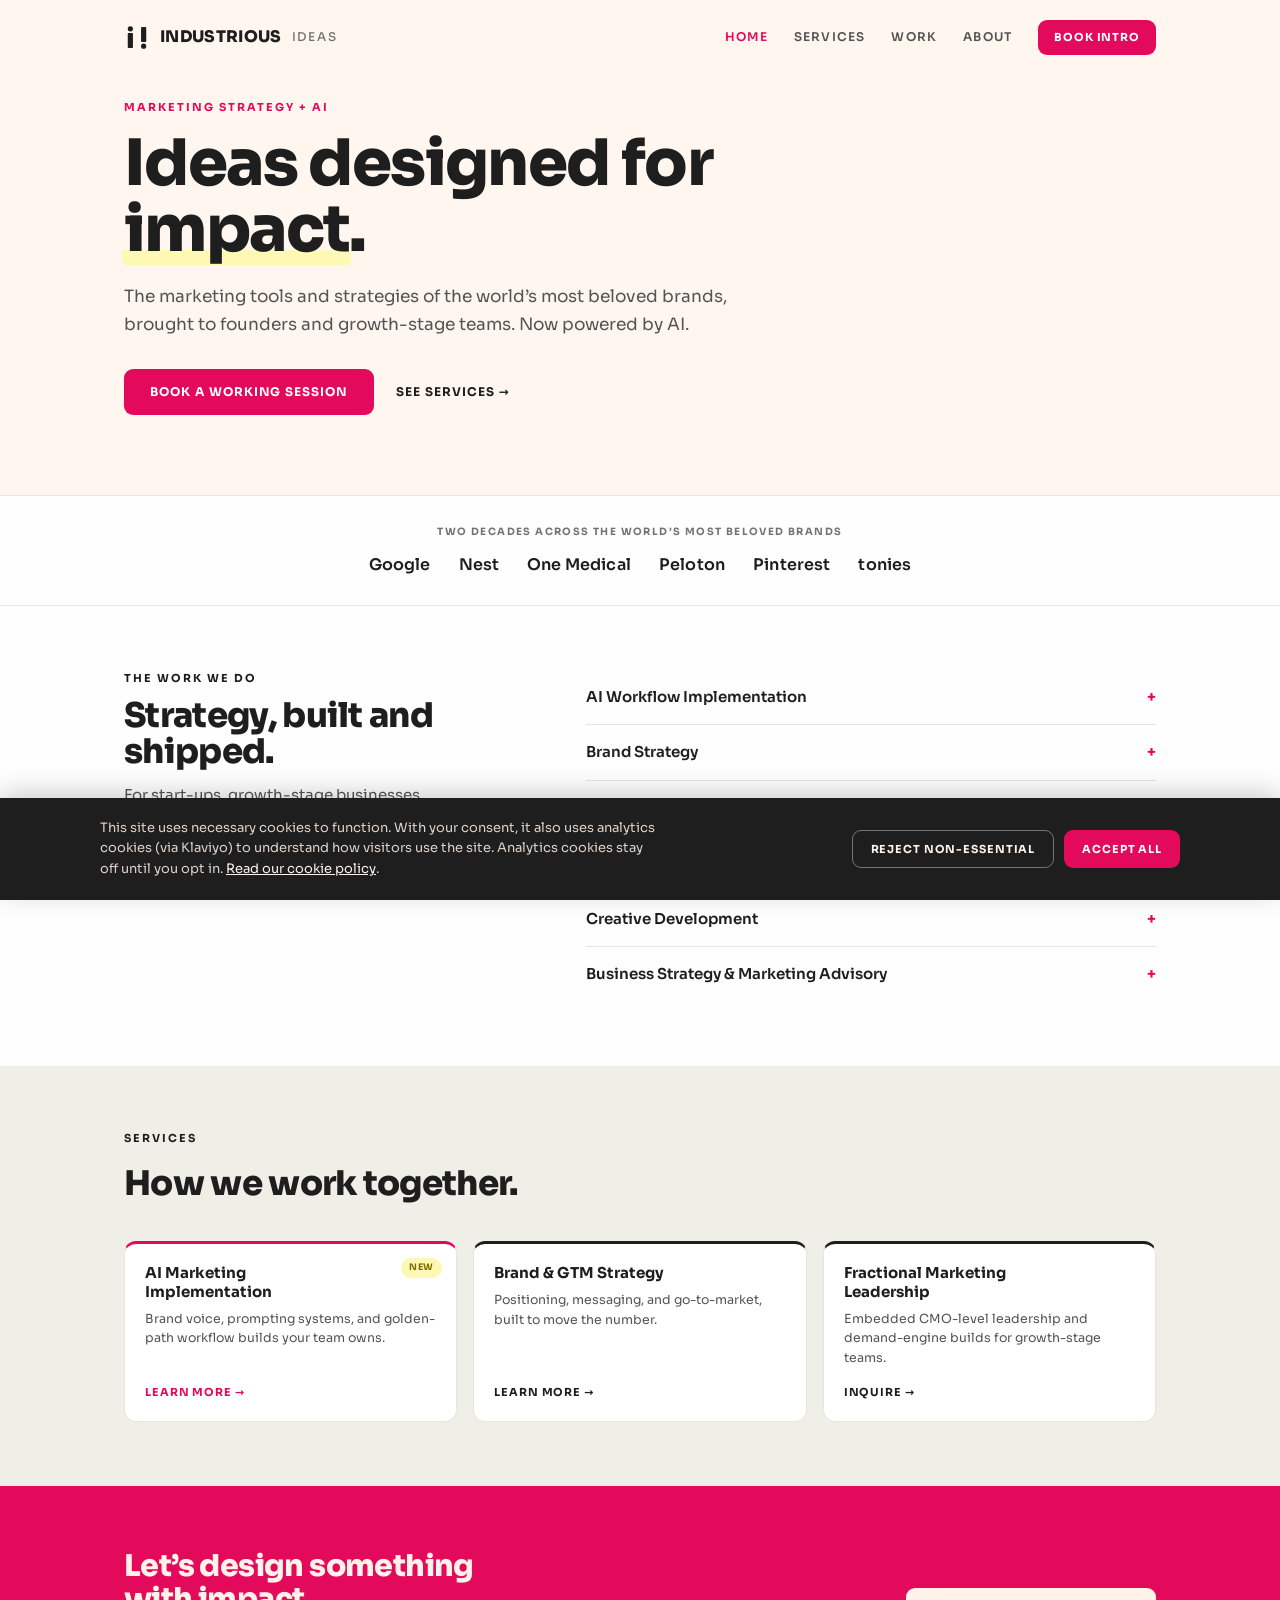
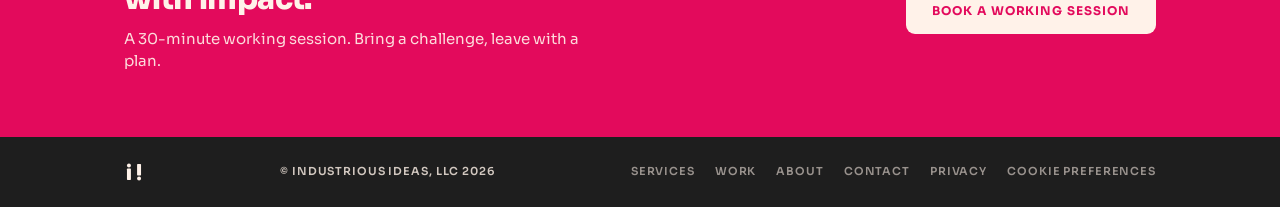
<file: index.html>
<!doctype html>
<html lang="en">
<head>
<meta charset="utf-8">
<meta name="viewport" content="width=device-width, initial-scale=1">
<title>Industrious Ideas · Marketing strategy + AI</title>
<link rel="canonical" href="https://www.industriousideas.com/">
<meta name="google-site-verification" content="DJQeT_2WyVMZVCee2sWbYIw-mu7tnzWiHrrwtCUOHMk">
<meta name="description" content="The marketing tools and strategies of the world's most beloved brands, brought to founders and growth-stage teams. Now powered by AI.">
<link rel="preconnect" href="https://fonts.googleapis.com">
<link rel="preconnect" href="https://fonts.gstatic.com" crossorigin>
<link href="https://fonts.googleapis.com/css2?family=Sora:wght@400;500;600;700;800&display=swap" rel="stylesheet">
<link rel="stylesheet" href="/styles.css">
</head>
<body>

<div class="hero">
  <div class="wrap">
    <nav>
      <a class="logo" href="/">
        <svg viewBox="0 0 90 100" width="26" height="29" aria-hidden="true"><circle cx="22" cy="20" r="9" fill="#1E1E1E"/><rect x="13" y="34" width="18" height="52" rx="3" fill="#1E1E1E"/><rect x="59" y="14" width="18" height="52" rx="3" fill="#1E1E1E"/><circle cx="68" cy="80" r="9" fill="#1E1E1E"/></svg>
        INDUSTRIOUS <small>IDEAS</small>
      </a>
      <div class="nav-links">
        <a class="navlink active" href="/">Home</a>
        <a class="navlink" href="/services">Services</a>
        <a class="navlink" href="/work">Work</a>
        <a class="navlink" href="/about">About</a>
        <a class="btn btn-rasp" href="/contact" style="padding:9px 16px;font-size:11px">Book intro</a>
      </div>
    </nav>
    <div style="padding:24px 0 80px">
      <div class="eyebrow" style="color:var(--raspberry)">Marketing strategy + AI</div>
      <h1>Ideas designed for <span class="hl"><span>impact</span></span>.</h1>
      <p class="sub">The marketing tools and strategies of the world&rsquo;s most beloved brands, brought to founders and growth-stage teams. Now powered by AI.</p>
      <div class="cta-row">
        <a class="btn btn-rasp" href="/contact">Book a working session</a>
        <a class="link-cap" href="/services">See services &rarr;</a>
      </div>
    </div>
  </div>
</div>

<div class="logostrip">
  <div class="wrap">
    <span class="logolabel">Two decades across the world&rsquo;s most beloved brands</span>
    <div class="logos2"><span>Google</span><span>Nest</span><span>One Medical</span><span>Peloton</span><span>Pinterest</span><span>tonies</span></div>
  </div>
</div>

<section>
  <div class="wrap work">
    <div>
      <div class="eyebrow" style="color:var(--ink)">The work we do</div>
      <h2>Strategy, built and shipped.</h2>
      <p>For start-ups, growth-stage businesses, entrepreneurs, and corporate teams.</p>
    </div>
    <div class="caps">
      <div class="cap"><span>AI Workflow Implementation</span><span class="plus">+</span></div>
      <div class="cap"><span>Brand Strategy</span><span class="plus">+</span></div>
      <div class="cap"><span>Ideal Customer Profile Development</span><span class="plus">+</span></div>
      <div class="cap"><span>Go-to-Market Planning</span><span class="plus">+</span></div>
      <div class="cap"><span>Creative Development</span><span class="plus">+</span></div>
      <div class="cap"><span>Business Strategy &amp; Marketing Advisory</span><span class="plus">+</span></div>
    </div>
  </div>
</section>

<section class="services">
  <div class="wrap">
    <div class="eyebrow" style="color:var(--ink)">Services</div>
    <h2>How we work together.</h2>
    <div class="cards">
      <a class="card" href="/services#ai-implementation" style="border-top:3px solid var(--raspberry)">
        <span class="pill">New</span>
        <h3>AI Marketing Implementation</h3>
        <p>Brand voice, prompting systems, and golden-path workflow builds your team owns.</p>
        <span class="more" style="color:var(--raspberry)">Learn more &rarr;</span>
      </a>
      <a class="card" href="/services#brand-gtm" style="border-top:3px solid var(--ink)">
        <h3>Brand &amp; GTM Strategy</h3>
        <p>Positioning, messaging, and go-to-market, built to move the number.</p>
        <span class="more" style="color:var(--ink)">Learn more &rarr;</span>
      </a>
      <a class="card" href="/services#fractional" style="border-top:3px solid var(--ink)">
        <h3>Fractional Marketing Leadership</h3>
        <p>Embedded CMO-level leadership and demand-engine builds for growth-stage teams.</p>
        <span class="more" style="color:var(--ink)">Inquire &rarr;</span>
      </a>
    </div>
  </div>
</section>

<div class="ctaband">
  <div class="wrap">
    <div>
      <h2>Let&rsquo;s design something with impact.</h2>
      <p>A 30-minute working session. Bring a challenge, leave with a plan.</p>
    </div>
    <a class="btn btn-cream" href="/contact">Book a working session</a>
  </div>
</div>

<footer>
  <div class="wrap">
    <svg viewBox="0 0 90 100" width="20" height="22" aria-hidden="true"><circle cx="22" cy="20" r="9" fill="#FFF2E9"/><rect x="13" y="34" width="18" height="52" rx="3" fill="#FFF2E9"/><rect x="59" y="14" width="18" height="52" rx="3" fill="#FFF2E9"/><circle cx="68" cy="80" r="9" fill="#FFF2E9"/></svg>
    <span>&copy; Industrious Ideas, LLC 2026</span>
    <div class="foot-links">
      <a href="/services">Services</a>
      <a href="/work">Work</a>
      <a href="/about">About</a>
      <a href="/contact">Contact</a>
      <a href="/privacy">Privacy</a>
      <a href="#" onclick="iiCookiePreferences();return false;">Cookie preferences</a>
    </div>
  </div>
</footer>

<script defer src="/cookie-consent.js"></script>
</body>
</html>
</file>
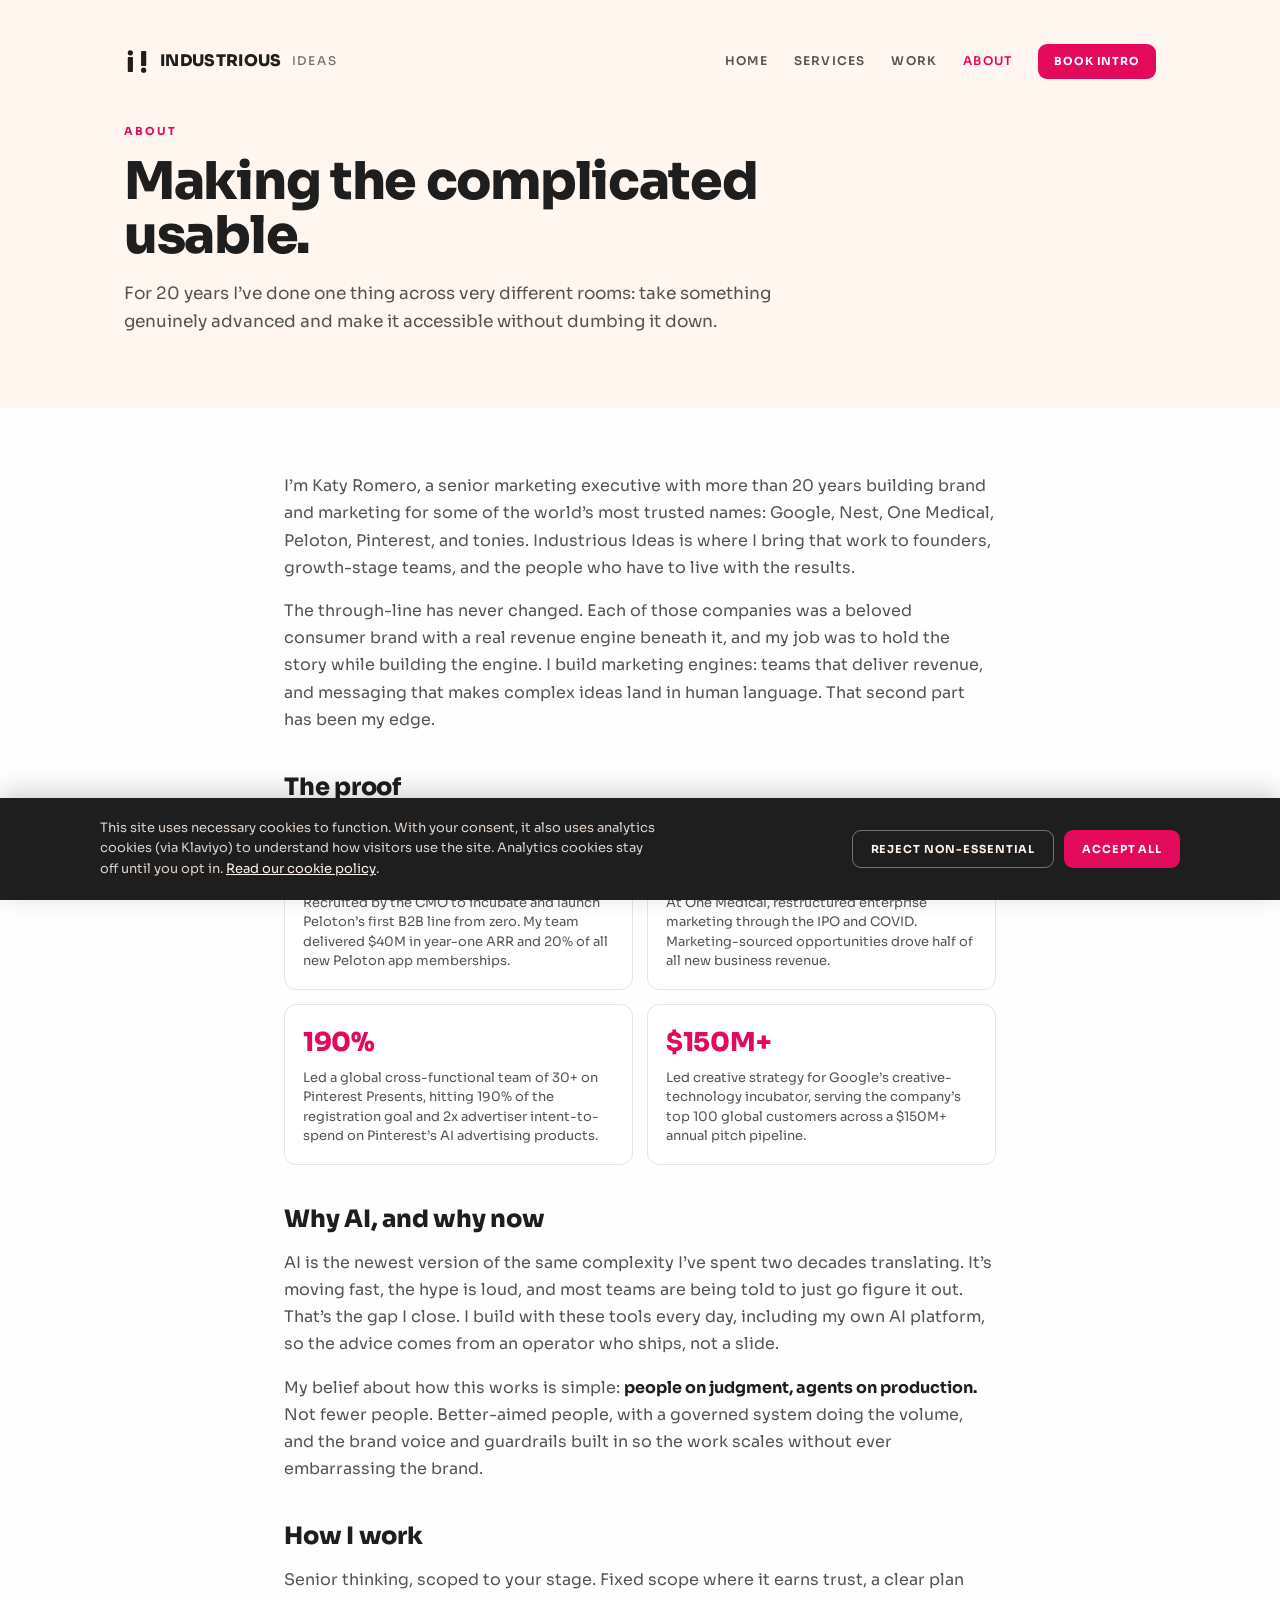
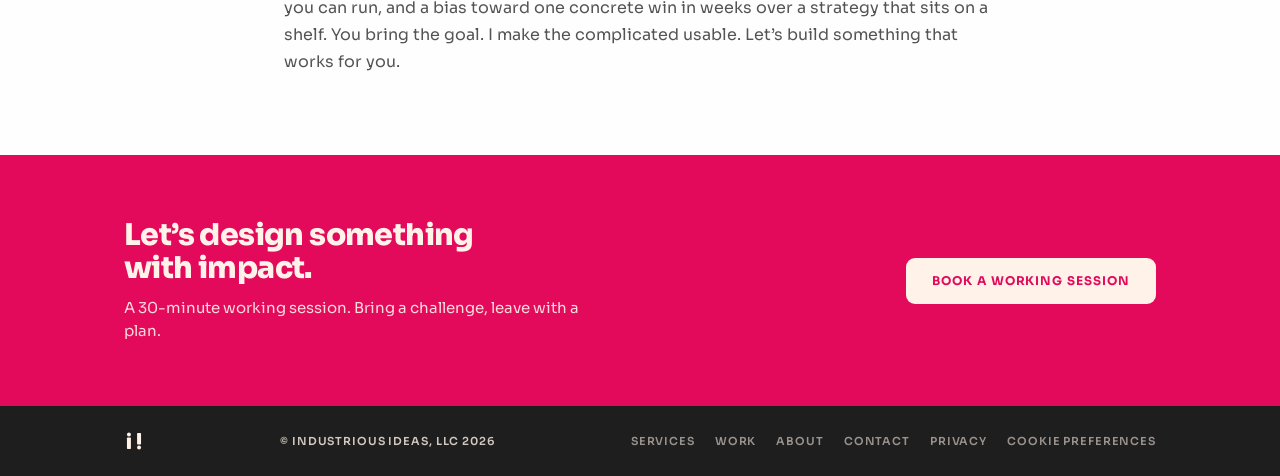
<file: about.html>
<!doctype html>
<html lang="en">
<head>
<meta charset="utf-8">
<meta name="viewport" content="width=device-width, initial-scale=1">
<title>About · Industrious Ideas</title>
<link rel="canonical" href="https://www.industriousideas.com/about">
<meta name="description" content="Industrious Ideas is Katy Romero: a senior marketing executive with 20+ years across Google, Nest, One Medical, Peloton, Pinterest, and tonies. Making the complicated usable.">
<link rel="preconnect" href="https://fonts.googleapis.com">
<link rel="preconnect" href="https://fonts.gstatic.com" crossorigin>
<link href="https://fonts.googleapis.com/css2?family=Sora:wght@400;500;600;700;800&display=swap" rel="stylesheet">
<link rel="stylesheet" href="/styles.css">
</head>
<body>

<div class="pagehead">
  <div class="wrap">
    <nav>
      <a class="logo" href="/">
        <svg viewBox="0 0 90 100" width="26" height="29" aria-hidden="true"><circle cx="22" cy="20" r="9" fill="#1E1E1E"/><rect x="13" y="34" width="18" height="52" rx="3" fill="#1E1E1E"/><rect x="59" y="14" width="18" height="52" rx="3" fill="#1E1E1E"/><circle cx="68" cy="80" r="9" fill="#1E1E1E"/></svg>
        INDUSTRIOUS <small>IDEAS</small>
      </a>
      <div class="nav-links">
        <a class="navlink" href="/">Home</a>
        <a class="navlink" href="/services">Services</a>
        <a class="navlink" href="/work">Work</a>
        <a class="navlink active" href="/about">About</a>
        <a class="btn btn-rasp" href="/contact" style="padding:9px 16px;font-size:11px">Book intro</a>
      </div>
    </nav>
    <div style="padding-top:24px">
      <div class="eyebrow" style="color:var(--raspberry)">About</div>
      <h1>Making the complicated usable.</h1>
      <p class="sub">For 20 years I&rsquo;ve done one thing across very different rooms: take something genuinely advanced and make it accessible without dumbing it down.</p>
    </div>
  </div>
</div>

<section class="prose">
  <div class="wrap">
    <p>I&rsquo;m Katy Romero, a senior marketing executive with more than 20 years building brand and marketing for some of the world&rsquo;s most trusted names: Google, Nest, One Medical, Peloton, Pinterest, and tonies. Industrious Ideas is where I bring that work to founders, growth-stage teams, and the people who have to live with the results.</p>
    <p>The through-line has never changed. Each of those companies was a beloved consumer brand with a real revenue engine beneath it, and my job was to hold the story while building the engine. I build marketing engines: teams that deliver revenue, and messaging that makes complex ideas land in human language. That second part has been my edge.</p>

    <h2>The proof</h2>
    <div class="proofgrid">
      <div class="proof"><div class="stat">$40M ARR</div><div class="desc">Recruited by the CMO to incubate and launch Peloton&rsquo;s first B2B line from zero. My team delivered $40M in year-one ARR and 20% of all new Peloton app memberships.</div></div>
      <div class="proof"><div class="stat">50%</div><div class="desc">At One Medical, restructured enterprise marketing through the IPO and COVID. Marketing-sourced opportunities drove half of all new business revenue.</div></div>
      <div class="proof"><div class="stat">190%</div><div class="desc">Led a global cross-functional team of 30+ on Pinterest Presents, hitting 190% of the registration goal and 2x advertiser intent-to-spend on Pinterest&rsquo;s AI advertising products.</div></div>
      <div class="proof"><div class="stat">$150M+</div><div class="desc">Led creative strategy for Google&rsquo;s creative-technology incubator, serving the company&rsquo;s top 100 global customers across a $150M+ annual pitch pipeline.</div></div>
    </div>

    <h2>Why AI, and why now</h2>
    <p>AI is the newest version of the same complexity I&rsquo;ve spent two decades translating. It&rsquo;s moving fast, the hype is loud, and most teams are being told to just go figure it out. That&rsquo;s the gap I close. I build with these tools every day, including my own AI platform, so the advice comes from an operator who ships, not a slide.</p>
    <p>My belief about how this works is simple: <strong>people on judgment, agents on production.</strong> Not fewer people. Better-aimed people, with a governed system doing the volume, and the brand voice and guardrails built in so the work scales without ever embarrassing the brand.</p>

    <h2>How I work</h2>
    <p>Senior thinking, scoped to your stage. Fixed scope where it earns trust, a clear plan you can run, and a bias toward one concrete win in weeks over a strategy that sits on a shelf. You bring the goal. I make the complicated usable. Let&rsquo;s build something that works for you.</p>
  </div>
</section>

<div class="ctaband">
  <div class="wrap">
    <div>
      <h2>Let&rsquo;s design something with impact.</h2>
      <p>A 30-minute working session. Bring a challenge, leave with a plan.</p>
    </div>
    <a class="btn btn-cream" href="/contact">Book a working session</a>
  </div>
</div>

<footer>
  <div class="wrap">
    <svg viewBox="0 0 90 100" width="20" height="22" aria-hidden="true"><circle cx="22" cy="20" r="9" fill="#FFF2E9"/><rect x="13" y="34" width="18" height="52" rx="3" fill="#FFF2E9"/><rect x="59" y="14" width="18" height="52" rx="3" fill="#FFF2E9"/><circle cx="68" cy="80" r="9" fill="#FFF2E9"/></svg>
    <span>&copy; Industrious Ideas, LLC 2026</span>
    <div class="foot-links">
      <a href="/services">Services</a>
      <a href="/work">Work</a>
      <a href="/about">About</a>
      <a href="/contact">Contact</a>
      <a href="/privacy">Privacy</a>
      <a href="#" onclick="iiCookiePreferences();return false;">Cookie preferences</a>
    </div>
  </div>
</footer>

<script defer src="/cookie-consent.js"></script>
</body>
</html>
</file>
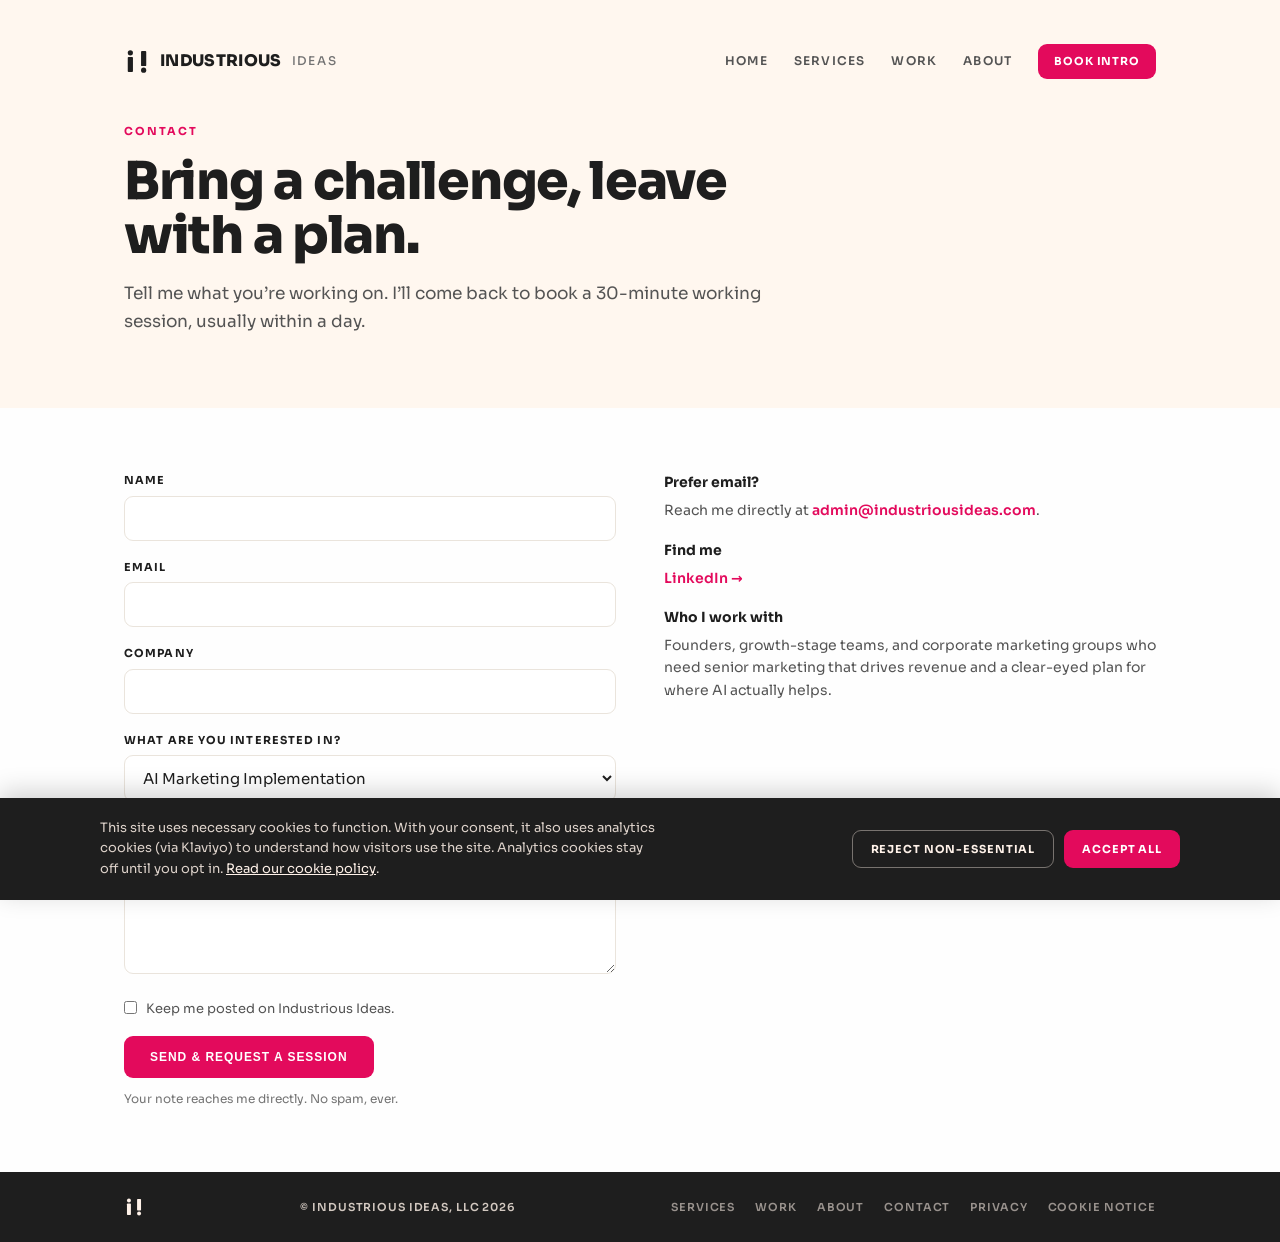
<file: contact.html>
<!doctype html>
<html lang="en">
<head>
<meta charset="utf-8">
<meta name="viewport" content="width=device-width, initial-scale=1">
<title>Contact &middot; Industrious Ideas</title>
<link rel="canonical" href="https://www.industriousideas.com/contact">
<meta name="description" content="Book a 30-minute working session with Industrious Ideas. Bring a challenge, leave with a plan.">
<link rel="preconnect" href="https://fonts.googleapis.com">
<link rel="preconnect" href="https://fonts.gstatic.com" crossorigin>
<link href="https://fonts.googleapis.com/css2?family=Sora:wght@400;500;600;700;800&display=swap" rel="stylesheet">
<link rel="stylesheet" href="/styles.css">
</head>
<body>

<div class="pagehead">
  <div class="wrap">
    <nav>
      <a class="logo" href="/">
        <svg viewBox="0 0 90 100" width="26" height="29" aria-hidden="true"><circle cx="22" cy="20" r="9" fill="#1E1E1E"/><rect x="13" y="34" width="18" height="52" rx="3" fill="#1E1E1E"/><rect x="59" y="14" width="18" height="52" rx="3" fill="#1E1E1E"/><circle cx="68" cy="80" r="9" fill="#1E1E1E"/></svg>
        INDUSTRIOUS <small>IDEAS</small>
      </a>
      <div class="nav-links">
        <a class="navlink" href="/">Home</a>
        <a class="navlink" href="/services">Services</a>
        <a class="navlink" href="/work">Work</a>
        <a class="navlink" href="/about">About</a>
        <a class="btn btn-rasp" href="/contact" style="padding:9px 16px;font-size:11px">Book intro</a>
      </div>
    </nav>
    <div style="padding-top:24px">
      <div class="eyebrow" style="color:var(--raspberry)">Contact</div>
      <h1>Bring a challenge, leave with a plan.</h1>
      <p class="sub">Tell me what you&rsquo;re working on. I&rsquo;ll come back to book a 30-minute working session, usually within a day.</p>
    </div>
  </div>
</div>

<section>
  <div class="wrap">
    <div class="formwrap">
      <!-- Contact form wired to Klaviyo client API (public key RuBkDm). Each submit fires a "Submitted Contact Form" event and creates/updates the profile. -->
      <form id="contact-form" novalidate>
        <div class="field">
          <label for="name">Name</label>
          <input type="text" id="name" name="name" required>
        </div>
        <div class="field">
          <label for="email">Email</label>
          <input type="email" id="email" name="email" required>
        </div>
        <div class="field">
          <label for="company">Company</label>
          <input type="text" id="company" name="company">
        </div>
        <div class="field">
          <label for="service">What are you interested in?</label>
          <select id="service" name="service">
            <option>AI Marketing Implementation</option>
            <option>Brand &amp; GTM Strategy</option>
            <option>Fractional Marketing Leadership</option>
            <option>Not sure yet &middot; let&rsquo;s talk</option>
          </select>
        </div>
        <div class="field">
          <label for="message">What are you working on?</label>
          <textarea id="message" name="message" placeholder="A sentence or two on the challenge." required></textarea>
        </div>
        <label class="consent"><input type="checkbox" id="optin" name="optin"> <span>Keep me posted on Industrious Ideas.</span></label>
        <button type="submit" class="btn btn-rasp" id="submitbtn">Send &amp; request a session</button>
        <p class="formnote" id="formnote">Your note reaches me directly. No spam, ever.</p>
      </form>

      <div class="contact-aside">
        <h3>Prefer email?</h3>
        <p>Reach me directly at <a class="line" href="mailto:admin@industriousideas.com">admin@industriousideas.com</a>.</p>
        <h3>Find me</h3>
        <p><a class="line" href="https://www.linkedin.com/in/katyromero" target="_blank" rel="noopener">LinkedIn &rarr;</a></p>
        <h3>Who I work with</h3>
        <p>Founders, growth-stage teams, and corporate marketing groups who need senior marketing that drives revenue and a clear-eyed plan for where AI actually helps.</p>
      </div>
    </div>
  </div>
</section>

<footer>
  <div class="wrap">
    <svg viewBox="0 0 90 100" width="20" height="22" aria-hidden="true"><circle cx="22" cy="20" r="9" fill="#FFF2E9"/><rect x="13" y="34" width="18" height="52" rx="3" fill="#FFF2E9"/><rect x="59" y="14" width="18" height="52" rx="3" fill="#FFF2E9"/><circle cx="68" cy="80" r="9" fill="#FFF2E9"/></svg>
    <span>&copy; Industrious Ideas, LLC 2026</span>
    <div class="foot-links">
      <a href="/services">Services</a>
      <a href="/work">Work</a>
      <a href="/about">About</a>
      <a href="/contact">Contact</a>
      <a href="/privacy">Privacy</a>
      <a href="#" onclick="iiCookiePreferences();return false;">Cookie notice</a>
    </div>
  </div>
</footer>

<div class="modal-overlay" id="thankyou-modal" hidden>
  <div class="modal-card" role="dialog" aria-modal="true" aria-labelledby="modal-title">
    <button type="button" class="modal-close" id="modal-close" aria-label="Close">&times;</button>
    <div class="eyebrow" style="color:var(--raspberry)">Message sent</div>
    <h3 id="modal-title">Thank you for your submission.</h3>
    <p>Your note is in my inbox. I&rsquo;ll be in touch within a day to find a time to talk.</p>
    <button type="button" class="btn btn-rasp" id="modal-ok">Close</button>
  </div>
</div>

<script>
// Email marketing consent below is scoped entirely to the "Keep me posted" checkbox
// and this form's submission — independent of the cookie banner's tracking consent
// (see cookie-consent.js), which governs Klaviyo's onsite analytics script only.
(function(){
  var KLAVIYO_PUBLIC_KEY = "RuBkDm";       // Industrious Ideas LLC public (client-side) key
  var EMAIL_LIST_ID = "ViwnCG";            // "Email List" (used only when opt-in is checked)
  var REVISION = "2024-10-15";
  var form = document.getElementById("contact-form");
  var note = document.getElementById("formnote");
  var btn = document.getElementById("submitbtn");
  var modal = document.getElementById("thankyou-modal");
  var modalClose = document.getElementById("modal-close");
  var modalOk = document.getElementById("modal-ok");

  function setNote(msg, ok){
    note.textContent = msg;
    note.style.color = ok === true ? "#1E1E1E" : (ok === false ? "#E30A5C" : "#737373");
  }

  function showModal(){
    modal.hidden = false;
  }
  function hideModal(){
    modal.hidden = true;
  }
  modalClose.addEventListener("click", hideModal);
  modalOk.addEventListener("click", hideModal);
  modal.addEventListener("click", function(e){
    if(e.target === modal){ hideModal(); }
  });
  document.addEventListener("keydown", function(e){
    if(e.key === "Escape" && !modal.hidden){ hideModal(); }
  });

  function trackEvent(data){
    return fetch("https://a.klaviyo.com/client/events/?company_id=" + KLAVIYO_PUBLIC_KEY, {
      method: "POST",
      headers: { "Content-Type": "application/json", "revision": REVISION },
      body: JSON.stringify({
        data: {
          type: "event",
          attributes: {
            properties: {
              company: data.company,
              service_interest: data.service,
              message: data.message,
              source: "industriousideas.com contact form"
            },
            metric: { data: { type: "metric", attributes: { name: "Submitted Contact Form" } } },
            profile: { data: { type: "profile", attributes: { email: data.email, first_name: data.name } } }
          }
        }
      })
    });
  }

  function subscribe(data){
    return fetch("https://a.klaviyo.com/client/subscriptions/?company_id=" + KLAVIYO_PUBLIC_KEY, {
      method: "POST",
      headers: { "Content-Type": "application/json", "revision": REVISION },
      body: JSON.stringify({
        data: {
          type: "subscription",
          attributes: {
            custom_source: "Website contact form",
            profile: { data: { type: "profile", attributes: {
              email: data.email,
              first_name: data.name
            } } }
          },
          relationships: { list: { data: { type: "list", id: EMAIL_LIST_ID } } }
        }
      })
    });
  }

  form.addEventListener("submit", function(e){
    e.preventDefault();
    var data = {
      name: form.name.value.trim(),
      email: form.email.value.trim(),
      company: form.company.value.trim(),
      service: form.service.value,
      message: form.message.value.trim(),
      optin: form.optin.checked
    };
    if(!data.name || !data.email || !data.message){
      setNote("Please add your name, email, and a quick note.", false);
      return;
    }
    btn.disabled = true;
    setNote("Sending…", null);

    var jobs = [trackEvent(data)];
    if(data.optin){ jobs.push(subscribe(data)); }

    Promise.all(jobs).then(function(responses){
      var ok = responses.every(function(r){ return r.ok; });
      if(ok){
        form.reset();
        setNote("Your note reaches me directly. No spam, ever.", null);
        btn.textContent = "Send & request a session";
        btn.disabled = false;
        showModal();
      } else {
        throw new Error("Klaviyo returned a non-OK status");
      }
    }).catch(function(){
      setNote("Something went wrong. Please email me directly at admin@industriousideas.com.", false);
      btn.disabled = false;
    });
  });
})();
</script>

<script defer src="/cookie-consent.js"></script>
</body>
</html>
</file>
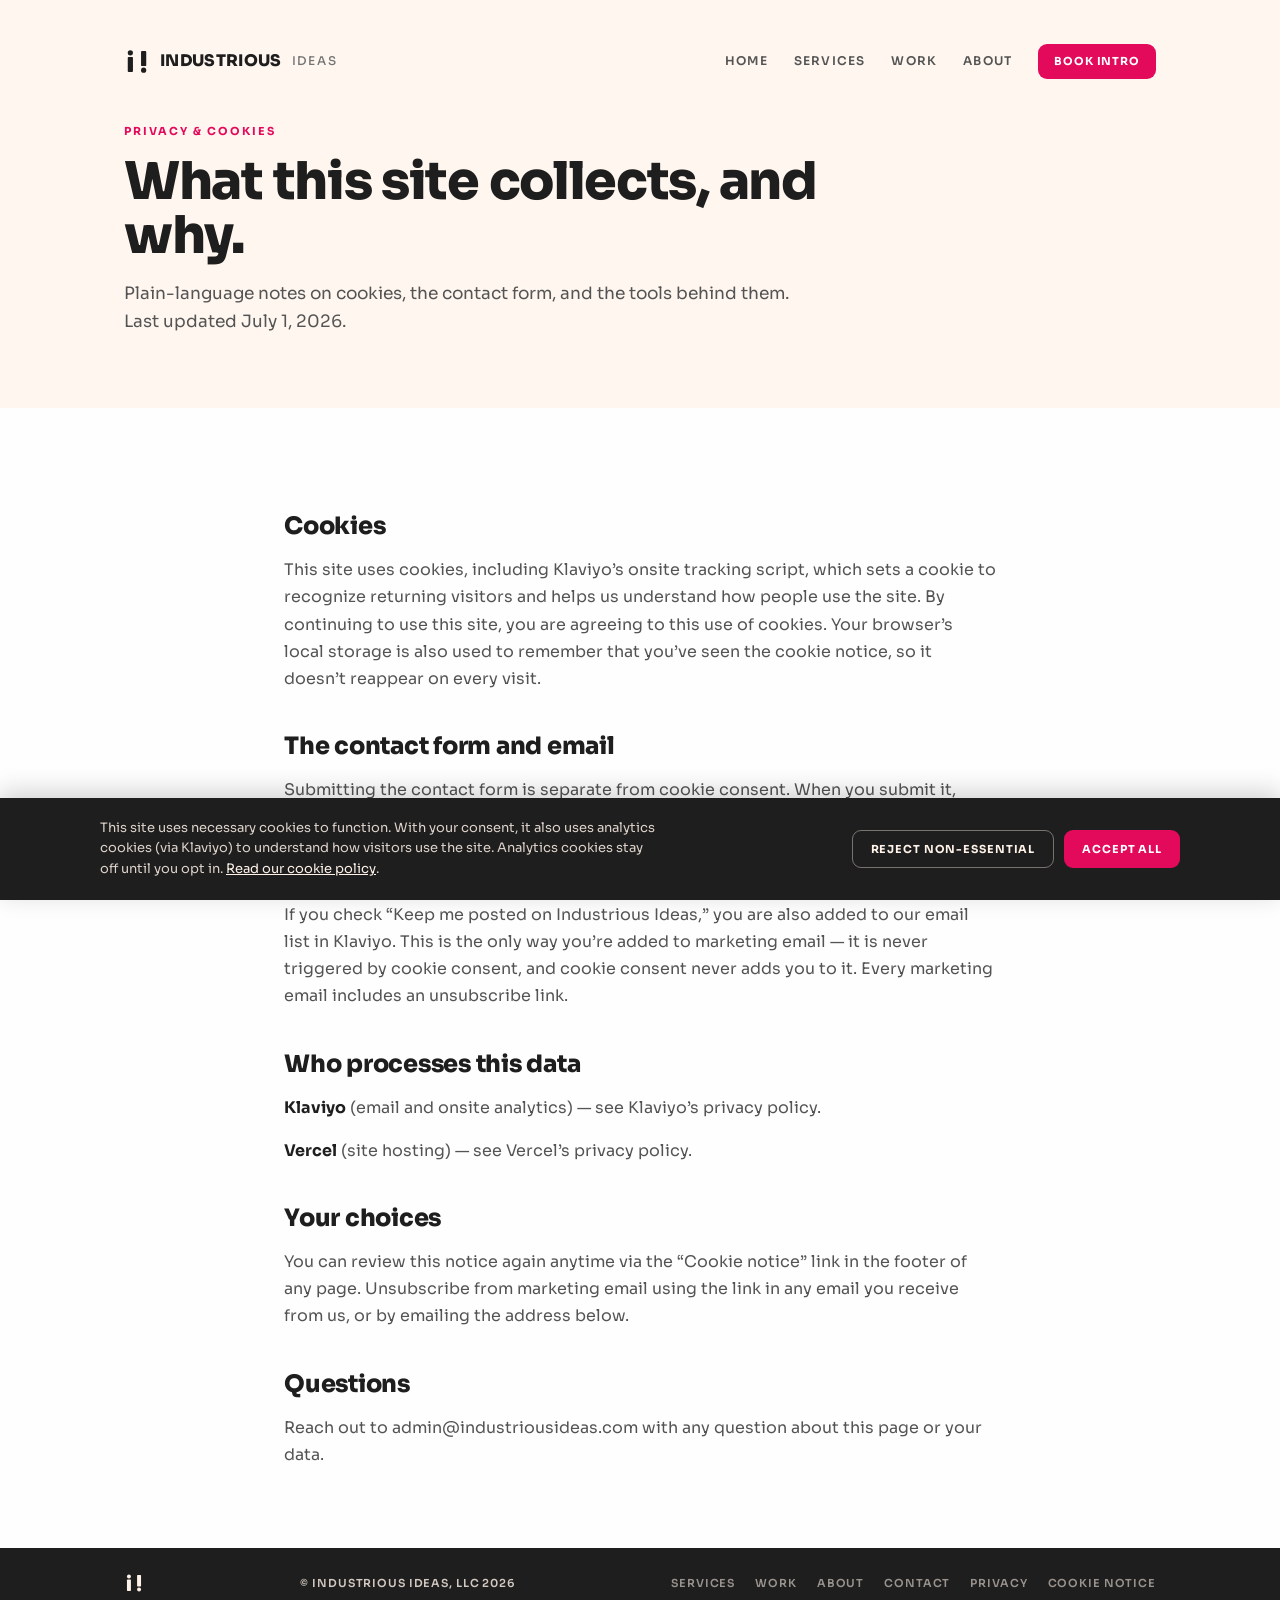
<file: privacy.html>
<!doctype html>
<html lang="en">
<head>
<meta charset="utf-8">
<meta name="viewport" content="width=device-width, initial-scale=1">
<title>Privacy &amp; Cookie Policy &middot; Industrious Ideas</title>
<link rel="canonical" href="https://www.industriousideas.com/privacy">
<meta name="description" content="What cookies Industrious Ideas uses, what Klaviyo collects through this site, and how to control both.">
<link rel="preconnect" href="https://fonts.googleapis.com">
<link rel="preconnect" href="https://fonts.gstatic.com" crossorigin>
<link href="https://fonts.googleapis.com/css2?family=Sora:wght@400;500;600;700;800&display=swap" rel="stylesheet">
<link rel="stylesheet" href="/styles.css">
</head>
<body>

<div class="pagehead">
  <div class="wrap">
    <nav>
      <a class="logo" href="/">
        <svg viewBox="0 0 90 100" width="26" height="29" aria-hidden="true"><circle cx="22" cy="20" r="9" fill="#1E1E1E"/><rect x="13" y="34" width="18" height="52" rx="3" fill="#1E1E1E"/><rect x="59" y="14" width="18" height="52" rx="3" fill="#1E1E1E"/><circle cx="68" cy="80" r="9" fill="#1E1E1E"/></svg>
        INDUSTRIOUS <small>IDEAS</small>
      </a>
      <div class="nav-links">
        <a class="navlink" href="/">Home</a>
        <a class="navlink" href="/services">Services</a>
        <a class="navlink" href="/work">Work</a>
        <a class="navlink" href="/about">About</a>
        <a class="btn btn-rasp" href="/contact" style="padding:9px 16px;font-size:11px">Book intro</a>
      </div>
    </nav>
    <div style="padding-top:24px">
      <div class="eyebrow" style="color:var(--raspberry)">Privacy &amp; cookies</div>
      <h1>What this site collects, and why.</h1>
      <p class="sub">Plain-language notes on cookies, the contact form, and the tools behind them. Last updated July 1, 2026.</p>
    </div>
  </div>
</div>

<section class="prose">
  <div class="wrap">
    <h2>Cookies</h2>
    <p>This site uses cookies, including Klaviyo&rsquo;s onsite tracking script, which sets a cookie to recognize returning visitors and helps us understand how people use the site. By continuing to use this site, you are agreeing to this use of cookies. Your browser&rsquo;s local storage is also used to remember that you&rsquo;ve seen the cookie notice, so it doesn&rsquo;t reappear on every visit.</p>

    <h2>The contact form and email</h2>
    <p>Submitting the contact form is separate from cookie consent. When you submit it, your name, email, and message are sent to Klaviyo so we can respond to you &mdash; this happens regardless of your cookie choice, because it&rsquo;s the direct result of an action you took.</p>
    <p>If you check &ldquo;Keep me posted on Industrious Ideas,&rdquo; you are also added to our email list in Klaviyo. This is the only way you&rsquo;re added to marketing email &mdash; it is never triggered by cookie consent, and cookie consent never adds you to it. Every marketing email includes an unsubscribe link.</p>

    <h2>Who processes this data</h2>
    <p><strong>Klaviyo</strong> (email and onsite analytics) &mdash; see <a class="line" href="https://www.klaviyo.com/privacy" target="_blank" rel="noopener">Klaviyo&rsquo;s privacy policy</a>.</p>
    <p><strong>Vercel</strong> (site hosting) &mdash; see <a class="line" href="https://vercel.com/legal/privacy-policy" target="_blank" rel="noopener">Vercel&rsquo;s privacy policy</a>.</p>

    <h2>Your choices</h2>
    <p>You can review this notice again anytime via the &ldquo;Cookie notice&rdquo; link in the footer of any page. Unsubscribe from marketing email using the link in any email you receive from us, or by emailing the address below.</p>

    <h2>Questions</h2>
    <p>Reach out to <a class="line" href="mailto:admin@industriousideas.com">admin@industriousideas.com</a> with any question about this page or your data.</p>
  </div>
</section>

<footer>
  <div class="wrap">
    <svg viewBox="0 0 90 100" width="20" height="22" aria-hidden="true"><circle cx="22" cy="20" r="9" fill="#FFF2E9"/><rect x="13" y="34" width="18" height="52" rx="3" fill="#FFF2E9"/><rect x="59" y="14" width="18" height="52" rx="3" fill="#FFF2E9"/><circle cx="68" cy="80" r="9" fill="#FFF2E9"/></svg>
    <span>&copy; Industrious Ideas, LLC 2026</span>
    <div class="foot-links">
      <a href="/services">Services</a>
      <a href="/work">Work</a>
      <a href="/about">About</a>
      <a href="/contact">Contact</a>
      <a href="/privacy">Privacy</a>
      <a href="#" onclick="iiCookiePreferences();return false;">Cookie notice</a>
    </div>
  </div>
</footer>

<script defer src="/cookie-consent.js"></script>
</body>
</html>
</file>
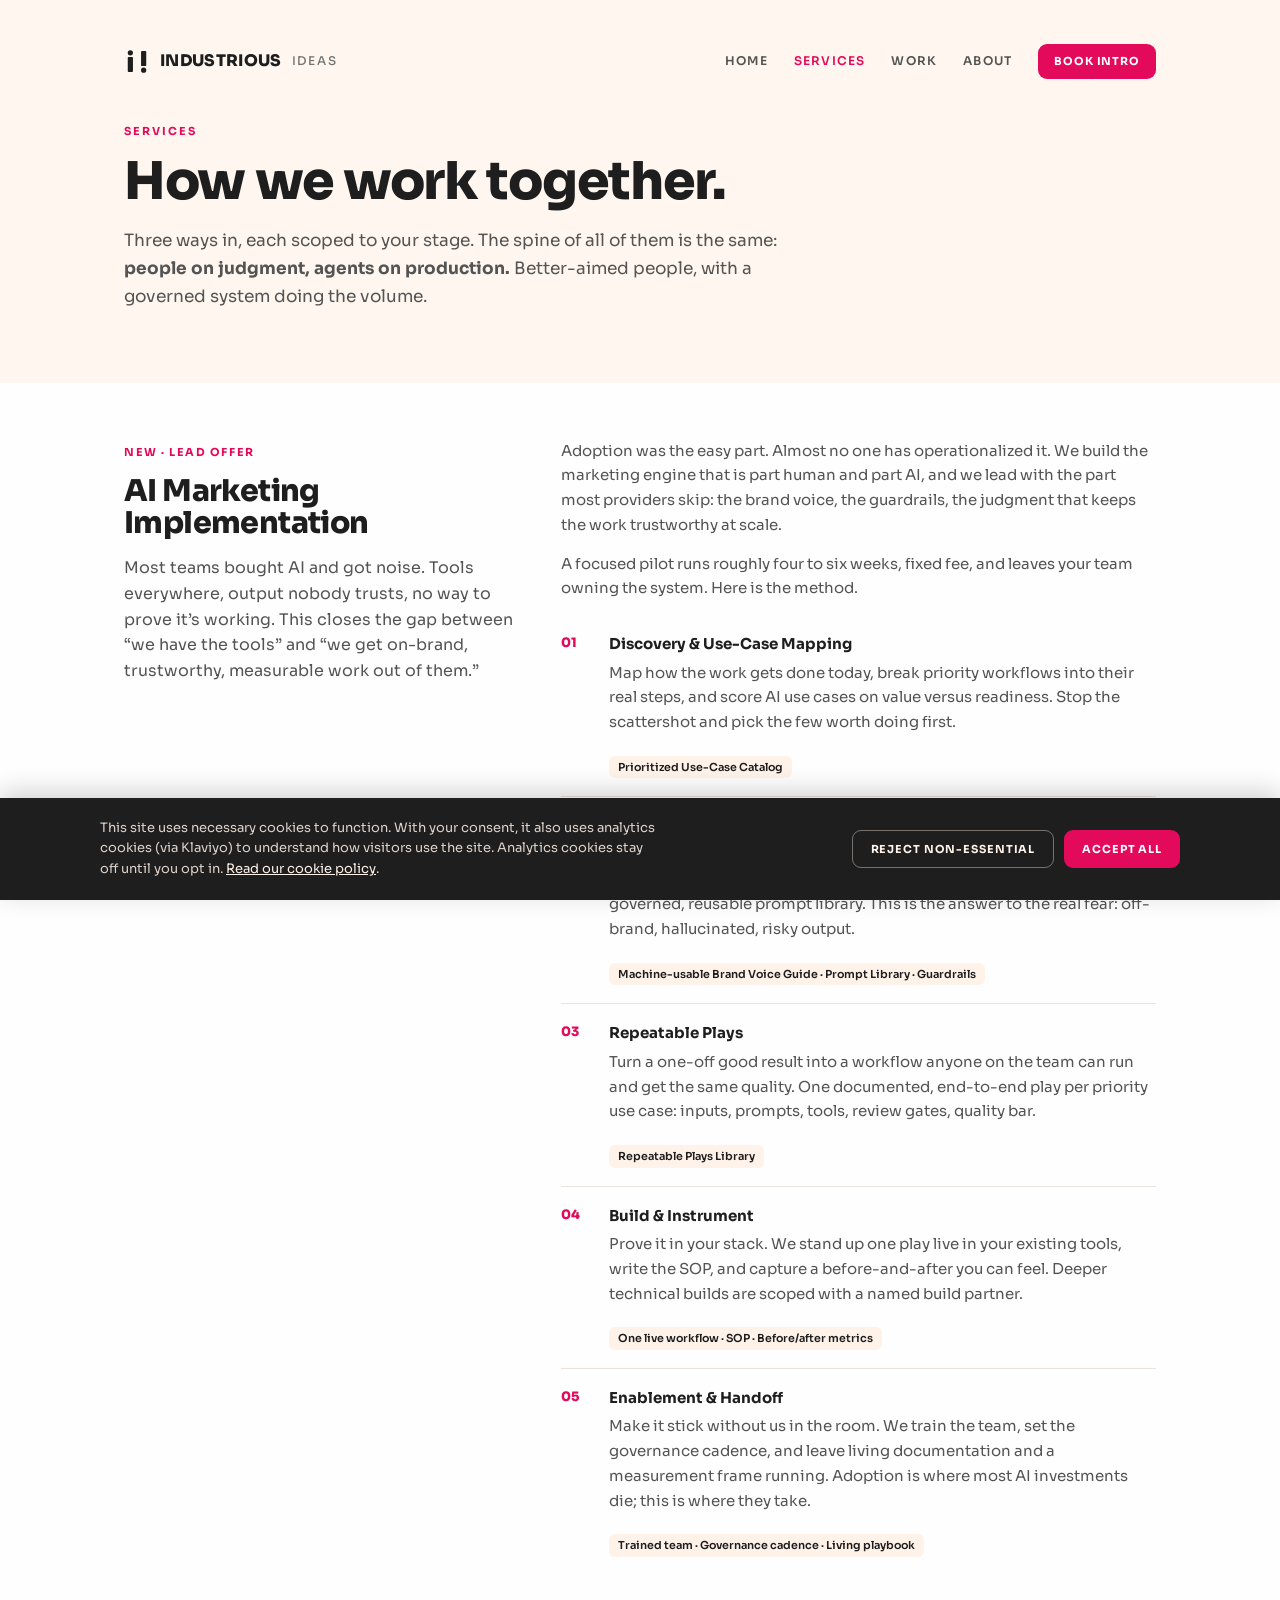
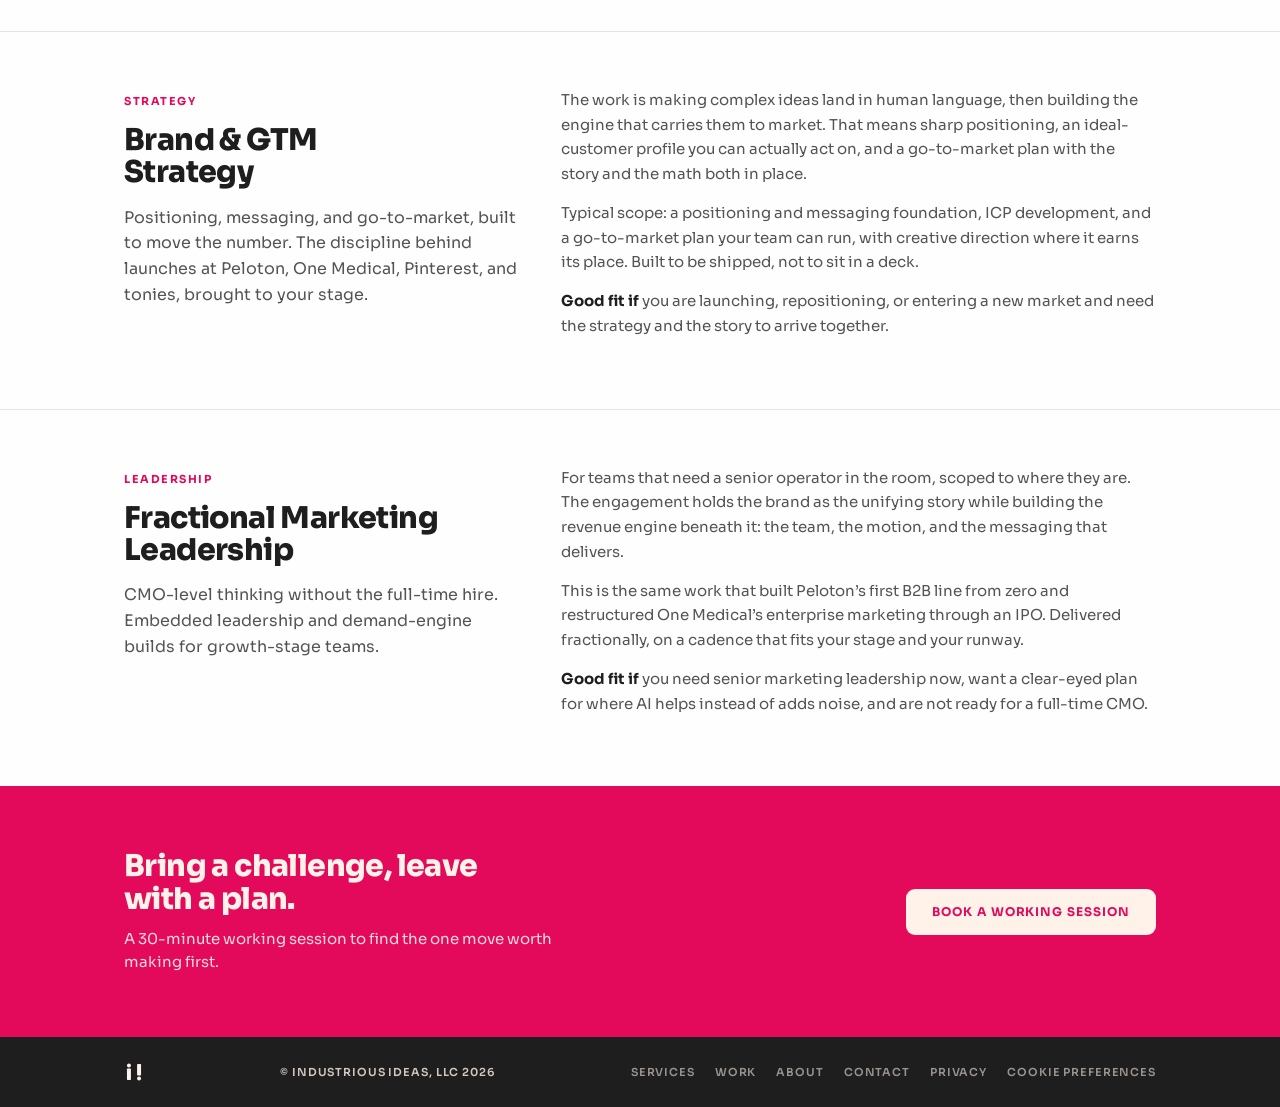
<file: services.html>
<!doctype html>
<html lang="en">
<head>
<meta charset="utf-8">
<meta name="viewport" content="width=device-width, initial-scale=1">
<title>Services · Industrious Ideas</title>
<link rel="canonical" href="https://www.industriousideas.com/services">
<meta name="description" content="Three ways to work with Industrious Ideas: AI Marketing Implementation, Brand & GTM Strategy, and Fractional Marketing Leadership. People on judgment, agents on production.">
<link rel="preconnect" href="https://fonts.googleapis.com">
<link rel="preconnect" href="https://fonts.gstatic.com" crossorigin>
<link href="https://fonts.googleapis.com/css2?family=Sora:wght@400;500;600;700;800&display=swap" rel="stylesheet">
<link rel="stylesheet" href="/styles.css">
</head>
<body>

<div class="pagehead">
  <div class="wrap">
    <nav>
      <a class="logo" href="/">
        <svg viewBox="0 0 90 100" width="26" height="29" aria-hidden="true"><circle cx="22" cy="20" r="9" fill="#1E1E1E"/><rect x="13" y="34" width="18" height="52" rx="3" fill="#1E1E1E"/><rect x="59" y="14" width="18" height="52" rx="3" fill="#1E1E1E"/><circle cx="68" cy="80" r="9" fill="#1E1E1E"/></svg>
        INDUSTRIOUS <small>IDEAS</small>
      </a>
      <div class="nav-links">
        <a class="navlink" href="/">Home</a>
        <a class="navlink active" href="/services">Services</a>
        <a class="navlink" href="/work">Work</a>
        <a class="navlink" href="/about">About</a>
        <a class="btn btn-rasp" href="/contact" style="padding:9px 16px;font-size:11px">Book intro</a>
      </div>
    </nav>
    <div style="padding-top:24px">
      <div class="eyebrow" style="color:var(--raspberry)">Services</div>
      <h1>How we work together.</h1>
      <p class="sub">Three ways in, each scoped to your stage. The spine of all of them is the same: <strong>people on judgment, agents on production.</strong> Better-aimed people, with a governed system doing the volume.</p>
    </div>
  </div>
</div>

<!-- AI MARKETING IMPLEMENTATION -->
<section class="detail" id="ai-implementation">
  <div class="wrap">
    <div>
      <span class="tag">New &middot; Lead offer</span>
      <h2>AI Marketing Implementation</h2>
      <p class="lead">Most teams bought AI and got noise. Tools everywhere, output nobody trusts, no way to prove it&rsquo;s working. This closes the gap between &ldquo;we have the tools&rdquo; and &ldquo;we get on-brand, trustworthy, measurable work out of them.&rdquo;</p>
    </div>
    <div class="body">
      <p>Adoption was the easy part. Almost no one has operationalized it. We build the marketing engine that is part human and part AI, and we lead with the part most providers skip: the brand voice, the guardrails, the judgment that keeps the work trustworthy at scale.</p>
      <p>A focused pilot runs roughly four to six weeks, fixed fee, and leaves your team owning the system. Here is the method.</p>
      <div class="phases">
        <div class="phase"><div class="num">01</div><div><h4>Discovery &amp; Use-Case Mapping</h4><p>Map how the work gets done today, break priority workflows into their real steps, and score AI use cases on value versus readiness. Stop the scattershot and pick the few worth doing first.</p><span class="artifact">Prioritized Use-Case Catalog</span></div></div>
        <div class="phase"><div class="num">02</div><div><h4>Brand Voice + Prompting System</h4><p>Teach the AI who the brand is before it writes a word in the brand&rsquo;s name. We codify your voice into constraints a model can follow and build a governed, reusable prompt library. This is the answer to the real fear: off-brand, hallucinated, risky output.</p><span class="artifact">Machine-usable Brand Voice Guide &middot; Prompt Library &middot; Guardrails</span></div></div>
        <div class="phase"><div class="num">03</div><div><h4>Repeatable Plays</h4><p>Turn a one-off good result into a workflow anyone on the team can run and get the same quality. One documented, end-to-end play per priority use case: inputs, prompts, tools, review gates, quality bar.</p><span class="artifact">Repeatable Plays Library</span></div></div>
        <div class="phase"><div class="num">04</div><div><h4>Build &amp; Instrument</h4><p>Prove it in your stack. We stand up one play live in your existing tools, write the SOP, and capture a before-and-after you can feel. Deeper technical builds are scoped with a named build partner.</p><span class="artifact">One live workflow &middot; SOP &middot; Before/after metrics</span></div></div>
        <div class="phase"><div class="num">05</div><div><h4>Enablement &amp; Handoff</h4><p>Make it stick without us in the room. We train the team, set the governance cadence, and leave living documentation and a measurement frame running. Adoption is where most AI investments die; this is where they take.</p><span class="artifact">Trained team &middot; Governance cadence &middot; Living playbook</span></div></div>
      </div>
    </div>
  </div>
</section>

<!-- BRAND & GTM STRATEGY -->
<section class="detail" id="brand-gtm">
  <div class="wrap">
    <div>
      <span class="tag">Strategy</span>
      <h2>Brand &amp; GTM Strategy</h2>
      <p class="lead">Positioning, messaging, and go-to-market, built to move the number. The discipline behind launches at Peloton, One Medical, Pinterest, and tonies, brought to your stage.</p>
    </div>
    <div class="body">
      <p>The work is making complex ideas land in human language, then building the engine that carries them to market. That means sharp positioning, an ideal-customer profile you can actually act on, and a go-to-market plan with the story and the math both in place.</p>
      <p>Typical scope: a positioning and messaging foundation, ICP development, and a go-to-market plan your team can run, with creative direction where it earns its place. Built to be shipped, not to sit in a deck.</p>
      <p><strong>Good fit if</strong> you are launching, repositioning, or entering a new market and need the strategy and the story to arrive together.</p>
    </div>
  </div>
</section>

<!-- FRACTIONAL LEADERSHIP -->
<section class="detail" id="fractional">
  <div class="wrap">
    <div>
      <span class="tag">Leadership</span>
      <h2>Fractional Marketing Leadership</h2>
      <p class="lead">CMO-level thinking without the full-time hire. Embedded leadership and demand-engine builds for growth-stage teams.</p>
    </div>
    <div class="body">
      <p>For teams that need a senior operator in the room, scoped to where they are. The engagement holds the brand as the unifying story while building the revenue engine beneath it: the team, the motion, and the messaging that delivers.</p>
      <p>This is the same work that built Peloton&rsquo;s first B2B line from zero and restructured One Medical&rsquo;s enterprise marketing through an IPO. Delivered fractionally, on a cadence that fits your stage and your runway.</p>
      <p><strong>Good fit if</strong> you need senior marketing leadership now, want a clear-eyed plan for where AI helps instead of adds noise, and are not ready for a full-time CMO.</p>
    </div>
  </div>
</section>

<div class="ctaband">
  <div class="wrap">
    <div>
      <h2>Bring a challenge, leave with a plan.</h2>
      <p>A 30-minute working session to find the one move worth making first.</p>
    </div>
    <a class="btn btn-cream" href="/contact">Book a working session</a>
  </div>
</div>

<footer>
  <div class="wrap">
    <svg viewBox="0 0 90 100" width="20" height="22" aria-hidden="true"><circle cx="22" cy="20" r="9" fill="#FFF2E9"/><rect x="13" y="34" width="18" height="52" rx="3" fill="#FFF2E9"/><rect x="59" y="14" width="18" height="52" rx="3" fill="#FFF2E9"/><circle cx="68" cy="80" r="9" fill="#FFF2E9"/></svg>
    <span>&copy; Industrious Ideas, LLC 2026</span>
    <div class="foot-links">
      <a href="/services">Services</a>
      <a href="/work">Work</a>
      <a href="/about">About</a>
      <a href="/contact">Contact</a>
      <a href="/privacy">Privacy</a>
      <a href="#" onclick="iiCookiePreferences();return false;">Cookie preferences</a>
    </div>
  </div>
</footer>

<script defer src="/cookie-consent.js"></script>
</body>
</html>
</file>
<file: styles.css>
/* Industrious Ideas — shared styles
   Brand System v1: raspberry / cream / yellow / charcoal, Sora */

:root{
  --ink:#1E1E1E; --ink-soft:#545454; --grey:#737373;
  --cream:#FFF7EF; --cream-deep:#FFF2E9; --bone:#EFEEE7; --white:#FEFEFE;
  --line:#EAE4DC; --raspberry:#E30A5C; --yellow:#FDF9B4;
}
*{box-sizing:border-box;margin:0;padding:0}
body{font-family:'Sora',system-ui,-apple-system,sans-serif;color:var(--ink);background:var(--white);-webkit-font-smoothing:antialiased;line-height:1.5}
a{text-decoration:none;color:inherit}
.wrap{max-width:1080px;margin:0 auto;padding:0 24px}
.eyebrow{font-size:11px;font-weight:700;letter-spacing:.18em;text-transform:uppercase}

/* buttons + caps */
.btn{display:inline-block;border-radius:9px;font-size:12px;font-weight:700;letter-spacing:.08em;text-transform:uppercase;padding:14px 26px;transition:transform .15s ease;cursor:pointer;border:none}
.btn:hover{transform:scale(1.03)}
.btn-rasp{background:var(--raspberry);color:#fff}
.btn-cream{background:var(--cream-deep);color:var(--raspberry)}
.btn-ink{background:var(--ink);color:var(--cream-deep)}
.link-cap{font-size:12px;font-weight:700;letter-spacing:.08em;text-transform:uppercase}

/* nav */
nav{display:flex;align-items:center;justify-content:space-between;padding:20px 0}
.logo{display:flex;align-items:center;gap:10px;font-weight:800;font-size:16px;letter-spacing:.02em}
.logo small{font-weight:500;font-size:12px;letter-spacing:.16em;color:var(--grey)}
.nav-links{display:flex;align-items:center;gap:26px}
.nav-links a.navlink{font-size:12px;font-weight:600;letter-spacing:.1em;text-transform:uppercase;color:var(--ink-soft)}
.nav-links a.navlink:hover{opacity:.6}
.nav-links a.navlink.active{color:var(--raspberry)}

/* hero */
.hero{background:var(--cream)}
h1{font-size:clamp(40px,6vw,64px);font-weight:800;line-height:1.03;letter-spacing:-.025em;max-width:14ch;margin-top:16px}
.hl{position:relative;white-space:nowrap}
.hl span{position:relative;z-index:1}
.hl::after{content:"";position:absolute;left:-2px;right:-2px;bottom:5px;height:15px;background:var(--yellow);border-radius:3px;z-index:0}
.sub{font-size:17px;line-height:1.65;color:var(--ink-soft);max-width:52ch;margin-top:20px}
.cta-row{display:flex;flex-wrap:wrap;align-items:center;gap:22px;margin-top:30px}

/* page header (interior pages) */
.pagehead{background:var(--cream)}
.pagehead .wrap{padding-top:24px;padding-bottom:72px}
.pagehead h1{font-size:clamp(34px,5vw,52px);max-width:18ch}
.pagehead .sub{margin-top:18px}

/* logo strip */
.logostrip{background:var(--white);border-top:1px solid var(--line);border-bottom:1px solid var(--line)}
.logostrip .wrap{text-align:center;padding-top:28px;padding-bottom:28px}
.logolabel{display:block;font-size:10px;font-weight:700;letter-spacing:.14em;text-transform:uppercase;color:var(--grey);margin-bottom:14px}
.logos2{font-size:16px;font-weight:600;letter-spacing:.01em;color:var(--ink);display:flex;flex-wrap:wrap;justify-content:center;gap:10px 28px}

/* sections */
section .wrap{padding-top:64px;padding-bottom:64px}
.work{display:grid;gap:40px;grid-template-columns:.85fr 1.15fr}
.work h2{font-size:34px;font-weight:800;letter-spacing:-.02em;line-height:1.05;max-width:12ch;margin-top:12px}
.work p{font-size:15px;color:var(--ink-soft);max-width:36ch;margin-top:14px}
.caps{align-self:center}
.cap{display:flex;align-items:center;justify-content:space-between;padding:16px 0;font-size:15px;font-weight:600;border-top:1px solid var(--line)}
.cap:first-child{border-top:none}
.cap .plus{color:var(--raspberry);font-weight:700}

/* service cards */
.services{background:var(--bone)}
.services h2{font-size:34px;font-weight:800;letter-spacing:-.02em;margin-top:12px}
.cards{display:grid;gap:16px;grid-template-columns:repeat(3,1fr);margin-top:32px}
.card{position:relative;display:flex;flex-direction:column;background:#fff;border:1px solid var(--line);border-radius:12px;padding:20px;transition:transform .15s ease,box-shadow .15s ease}
a.card:hover{transform:translateY(-3px);box-shadow:0 10px 30px rgba(30,30,30,.08)}
.card h3{font-size:15px;font-weight:700;line-height:1.25;max-width:16ch}
.card p{font-size:12.5px;line-height:1.55;color:var(--ink-soft);margin-top:8px;flex:1}
.card .more{margin-top:16px;font-size:11px;font-weight:700;letter-spacing:.08em;text-transform:uppercase}
.pill{position:absolute;top:14px;right:14px;background:var(--yellow);color:#7A6A00;font-size:9px;font-weight:700;letter-spacing:.1em;text-transform:uppercase;padding:3px 8px;border-radius:999px}

/* service detail blocks (services page) */
.detail{border-top:1px solid var(--line)}
.detail:first-of-type{border-top:none}
.detail .wrap{display:grid;grid-template-columns:.8fr 1.2fr;gap:40px;padding-top:56px;padding-bottom:56px}
.detail .tag{font-size:11px;font-weight:700;letter-spacing:.14em;text-transform:uppercase;color:var(--raspberry)}
.detail h2{font-size:30px;font-weight:800;letter-spacing:-.02em;line-height:1.08;margin-top:12px;max-width:14ch}
.detail .lead{font-size:16px;color:var(--ink-soft);line-height:1.6;margin-top:16px;max-width:46ch}
.detail .body p{font-size:15px;color:var(--ink-soft);line-height:1.65;margin-bottom:14px;max-width:54ch}
.detail .body strong{color:var(--ink)}

/* phase list */
.phases{margin-top:8px}
.phase{display:flex;gap:18px;padding:18px 0;border-top:1px solid var(--line)}
.phase:first-child{border-top:none}
.phase .num{flex:none;width:30px;font-size:13px;font-weight:800;color:var(--raspberry);letter-spacing:.04em}
.phase h4{font-size:15px;font-weight:700}
.phase p{font-size:13.5px;color:var(--ink-soft);line-height:1.55;margin-top:5px;max-width:52ch}
.phase .artifact{display:inline-block;margin-top:7px;font-size:11px;font-weight:600;color:var(--ink);background:var(--cream-deep);border-radius:6px;padding:3px 9px}

/* about */
.prose .wrap{max-width:760px}
.prose h2{font-size:24px;font-weight:800;letter-spacing:-.01em;margin:36px 0 12px}
.prose p{font-size:16px;color:var(--ink-soft);line-height:1.7;margin-bottom:16px}
.prose p strong{color:var(--ink)}
.proofgrid{display:grid;grid-template-columns:repeat(2,1fr);gap:14px;margin-top:24px}
.proof{background:#fff;border:1px solid var(--line);border-radius:12px;padding:18px}
.proof .stat{font-size:26px;font-weight:800;color:var(--raspberry);letter-spacing:-.01em}
.proof .desc{font-size:13px;color:var(--ink-soft);line-height:1.5;margin-top:6px}

/* contact form */
.formwrap{display:grid;grid-template-columns:1fr 1fr;gap:48px}
.field{margin-bottom:18px}
.field label{display:block;font-size:11px;font-weight:700;letter-spacing:.1em;text-transform:uppercase;color:var(--ink);margin-bottom:7px}
.field input,.field select,.field textarea{width:100%;font-family:inherit;font-size:15px;color:var(--ink);background:#fff;border:1px solid var(--line);border-radius:9px;padding:12px 14px}
.field input:focus,.field select:focus,.field textarea:focus{outline:none;border-color:var(--raspberry)}
.field textarea{min-height:130px;resize:vertical}
.consent{display:flex;align-items:flex-start;gap:9px;margin:4px 0 18px;font-size:13px;color:var(--ink-soft);cursor:pointer}
.consent input{margin-top:2px;accent-color:var(--raspberry)}
.contact-aside h3{font-size:14px;font-weight:700;margin-bottom:6px}
.contact-aside p{font-size:14px;color:var(--ink-soft);line-height:1.6;margin-bottom:18px}
.contact-aside a.line{color:var(--raspberry);font-weight:600}
.formnote{font-size:12px;color:var(--grey);margin-top:12px}

/* cta band */
.ctaband{background:var(--raspberry)}
.ctaband .wrap{display:flex;flex-wrap:wrap;align-items:center;justify-content:space-between;gap:24px;padding:64px 24px}
.ctaband h2{font-size:30px;font-weight:800;line-height:1.1;letter-spacing:-.02em;color:var(--cream-deep);max-width:18ch}
.ctaband p{font-size:15px;color:rgba(255,242,233,.9);max-width:42ch;margin-top:12px}

/* footer */
footer{background:var(--ink)}
footer .wrap{display:flex;align-items:center;justify-content:space-between;gap:16px;padding-top:24px;padding-bottom:24px;flex-wrap:wrap}
footer span{font-size:11px;font-weight:600;letter-spacing:.08em;text-transform:uppercase;color:rgba(255,242,233,.8)}
footer .foot-links{display:flex;gap:20px}
footer .foot-links a{font-size:11px;font-weight:600;letter-spacing:.08em;text-transform:uppercase;color:rgba(255,242,233,.55)}
footer .foot-links a:hover{color:rgba(255,242,233,.9)}

@media(max-width:820px){
  .work{grid-template-columns:1fr}
  .detail .wrap{grid-template-columns:1fr;gap:20px}
  .formwrap{grid-template-columns:1fr;gap:28px}
}
@media(max-width:720px){
  .cards{grid-template-columns:1fr}
  .logos2{font-size:14px}
  .proofgrid{grid-template-columns:1fr}
}
@media(max-width:480px){.cards{grid-template-columns:1fr}.nav-links a.navlink{display:none}}

/* modal */
.modal-overlay{position:fixed;inset:0;background:rgba(30,30,30,.55);display:flex;align-items:center;justify-content:center;z-index:10000;padding:24px}
.modal-overlay[hidden]{display:none}
.modal-card{background:#fff;border-radius:14px;padding:36px;max-width:420px;width:100%;position:relative;box-shadow:0 20px 60px rgba(30,30,30,.25)}
.modal-card h3{font-size:24px;font-weight:800;letter-spacing:-.02em;margin-top:10px;color:var(--ink)}
.modal-card p{font-size:15px;color:var(--ink-soft);line-height:1.6;margin-top:12px;margin-bottom:24px}
.modal-close{position:absolute;top:14px;right:14px;background:none;border:none;font-size:22px;line-height:1;color:var(--grey);cursor:pointer;padding:4px}
.modal-close:hover{color:var(--ink)}
</file>
